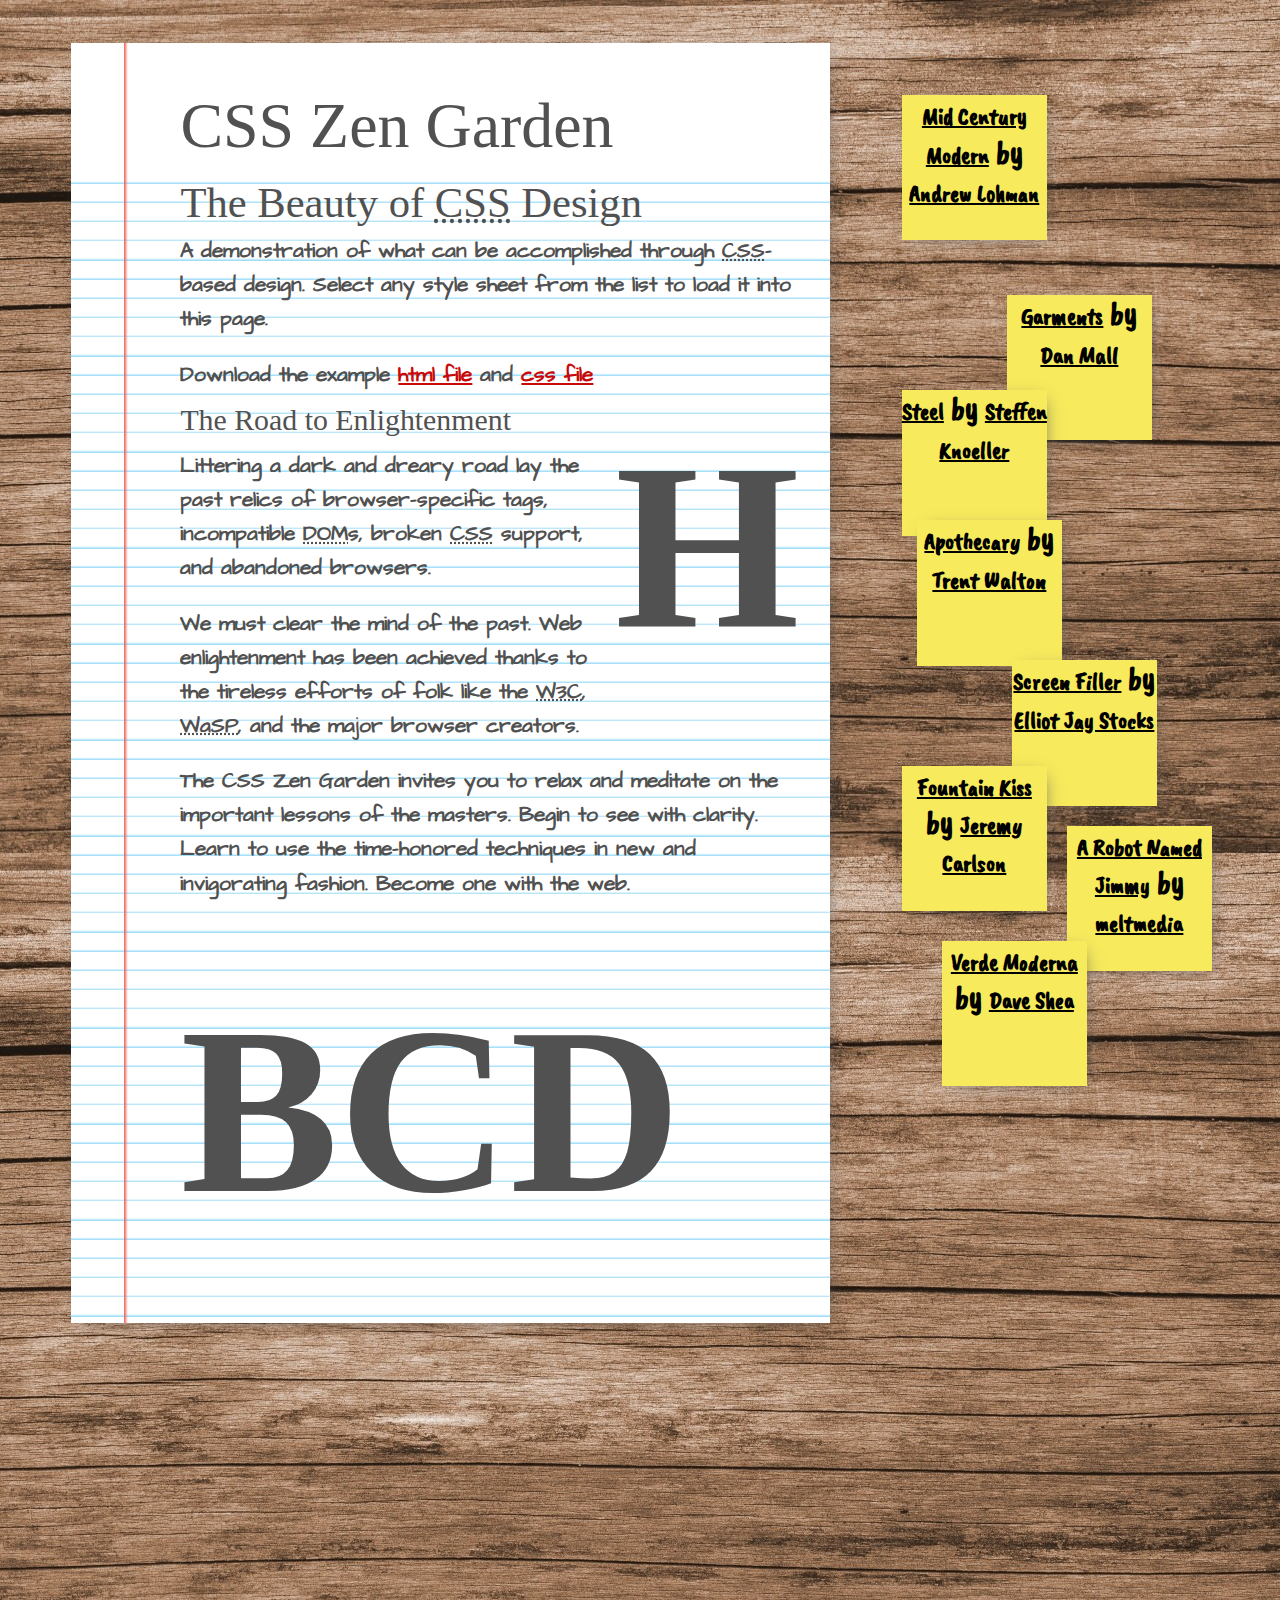
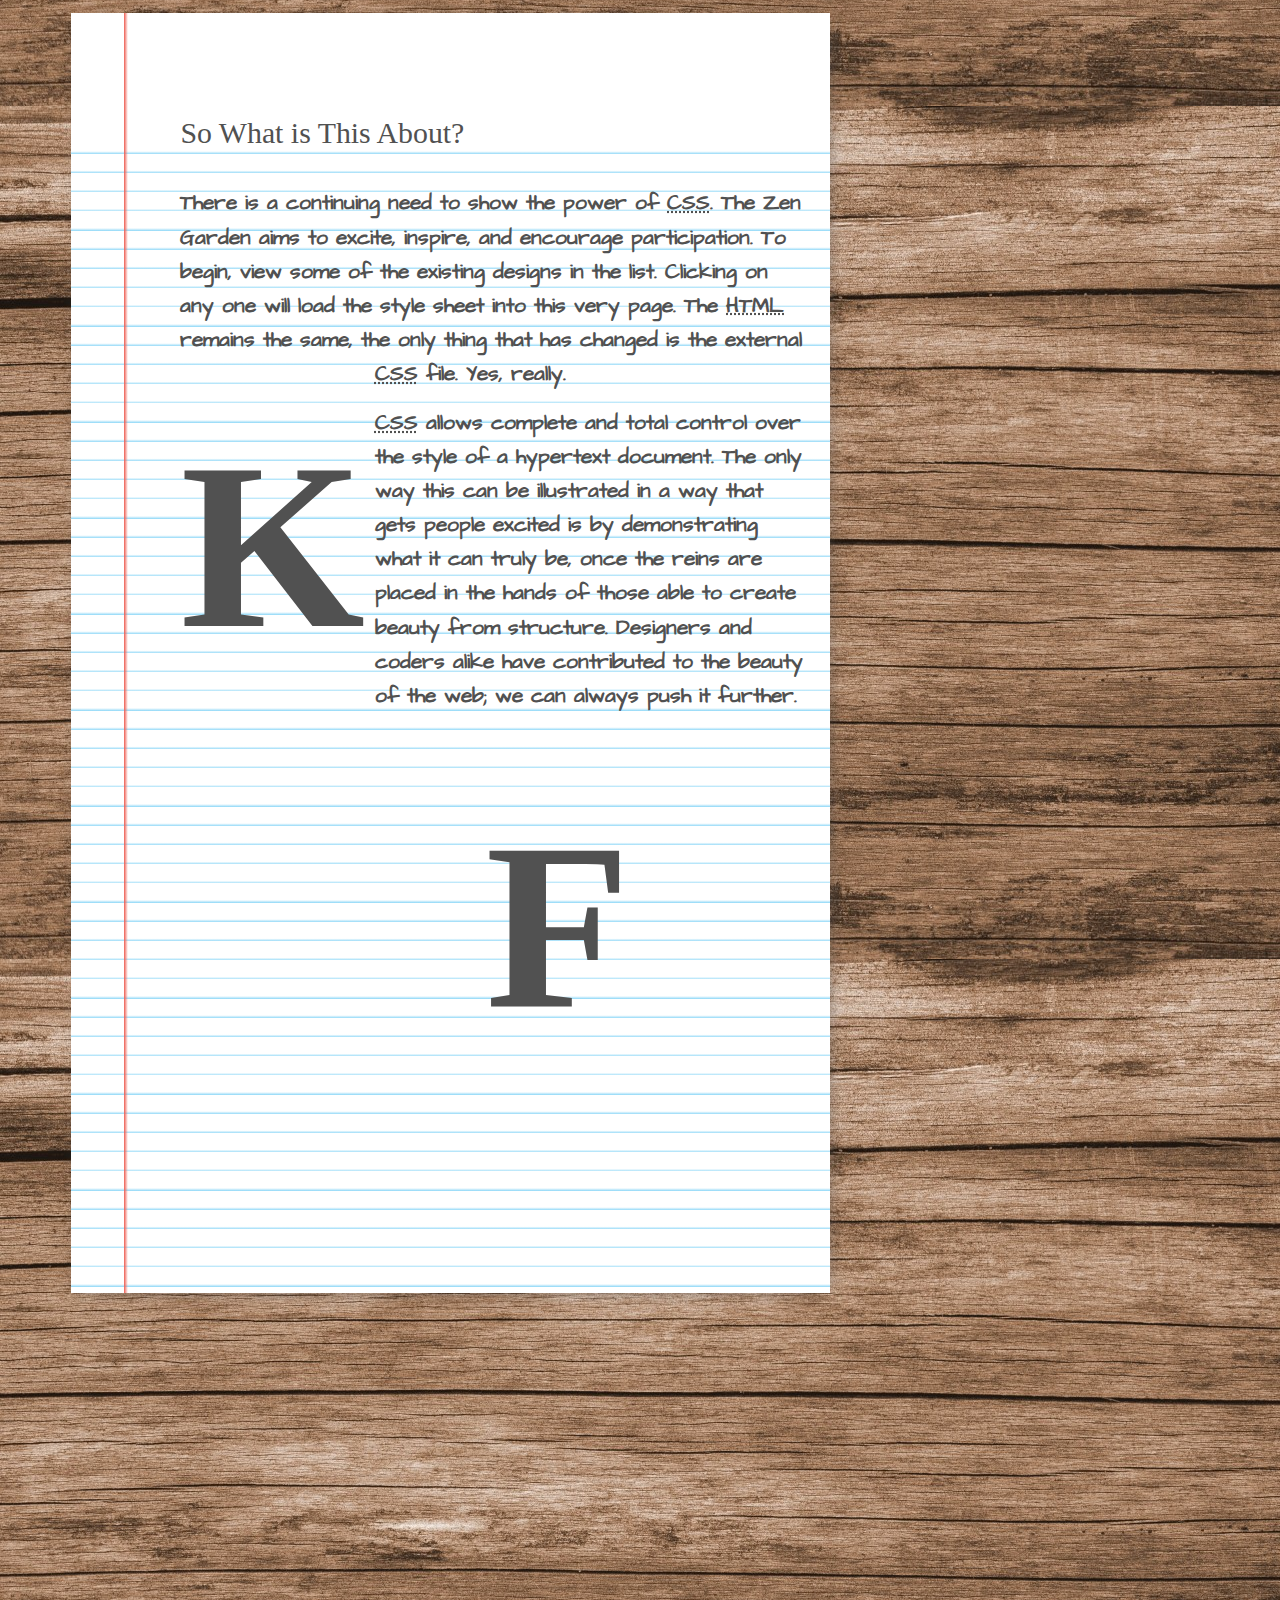
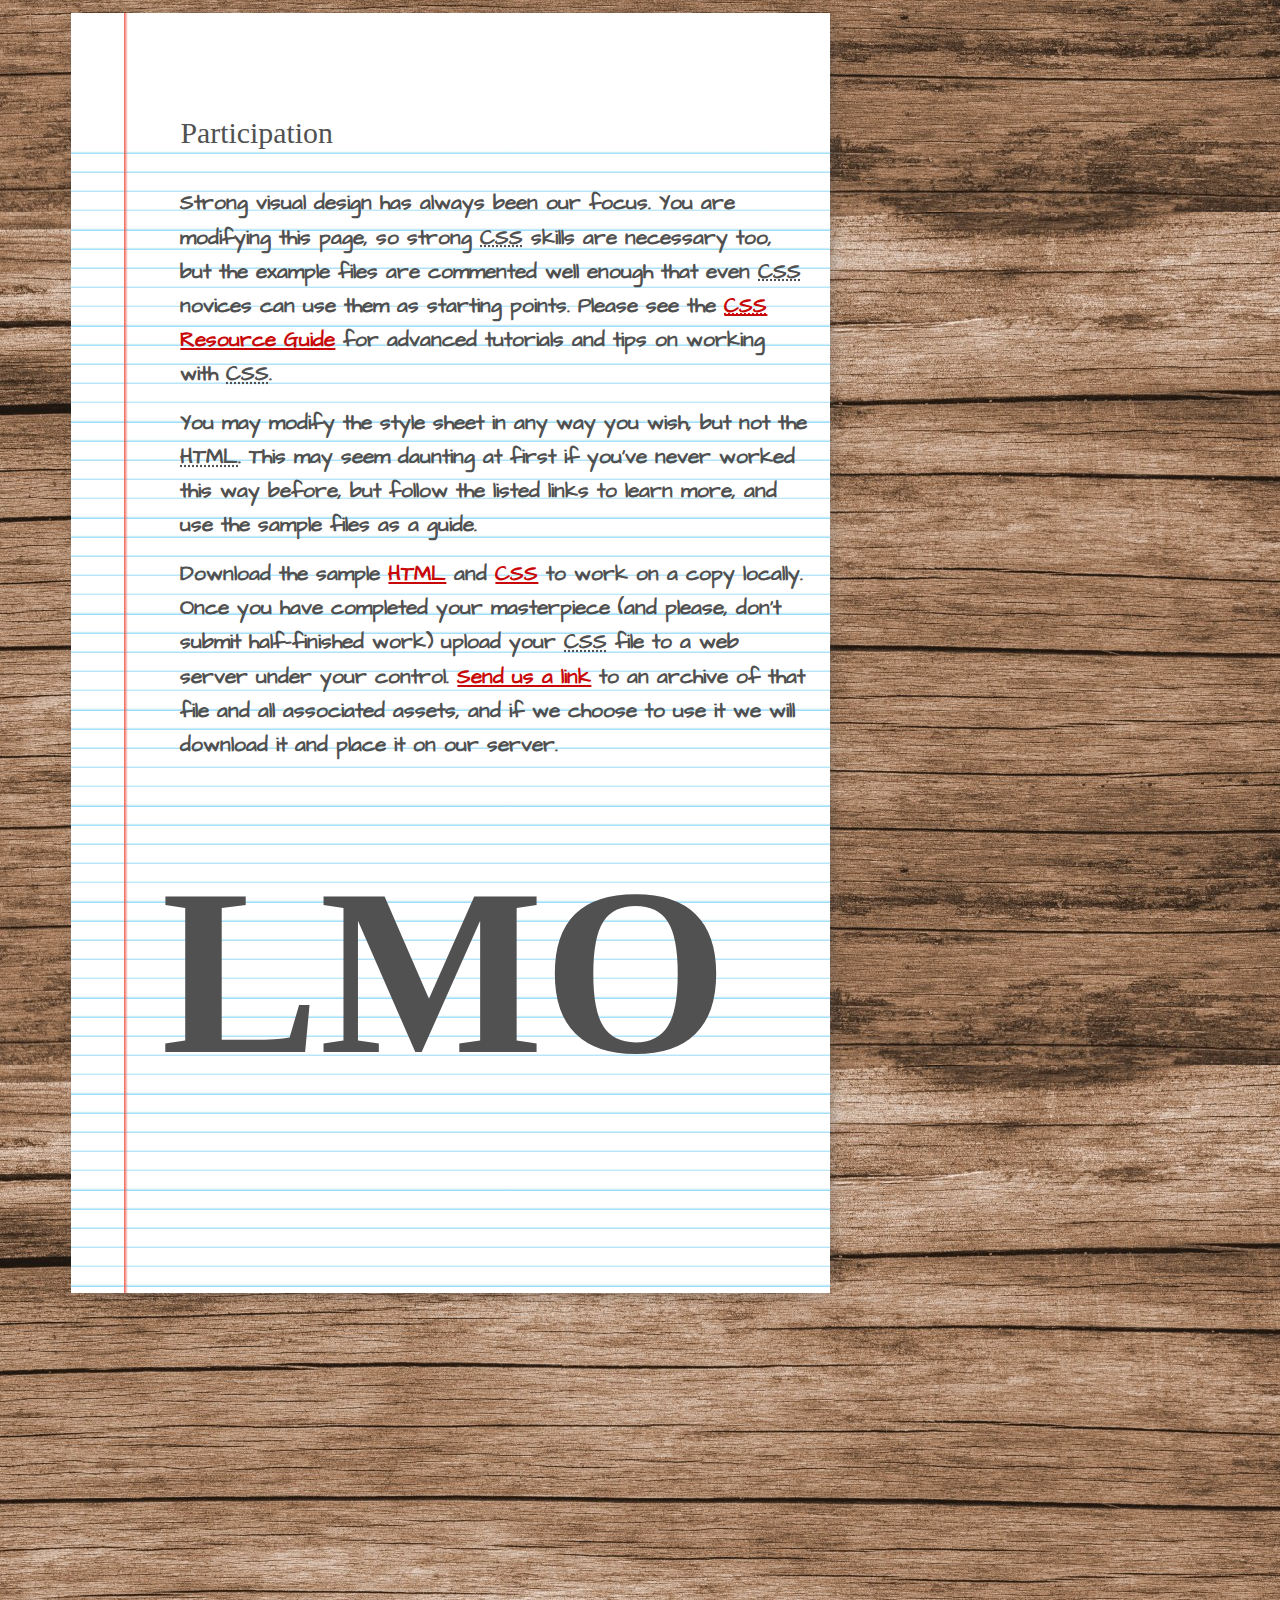
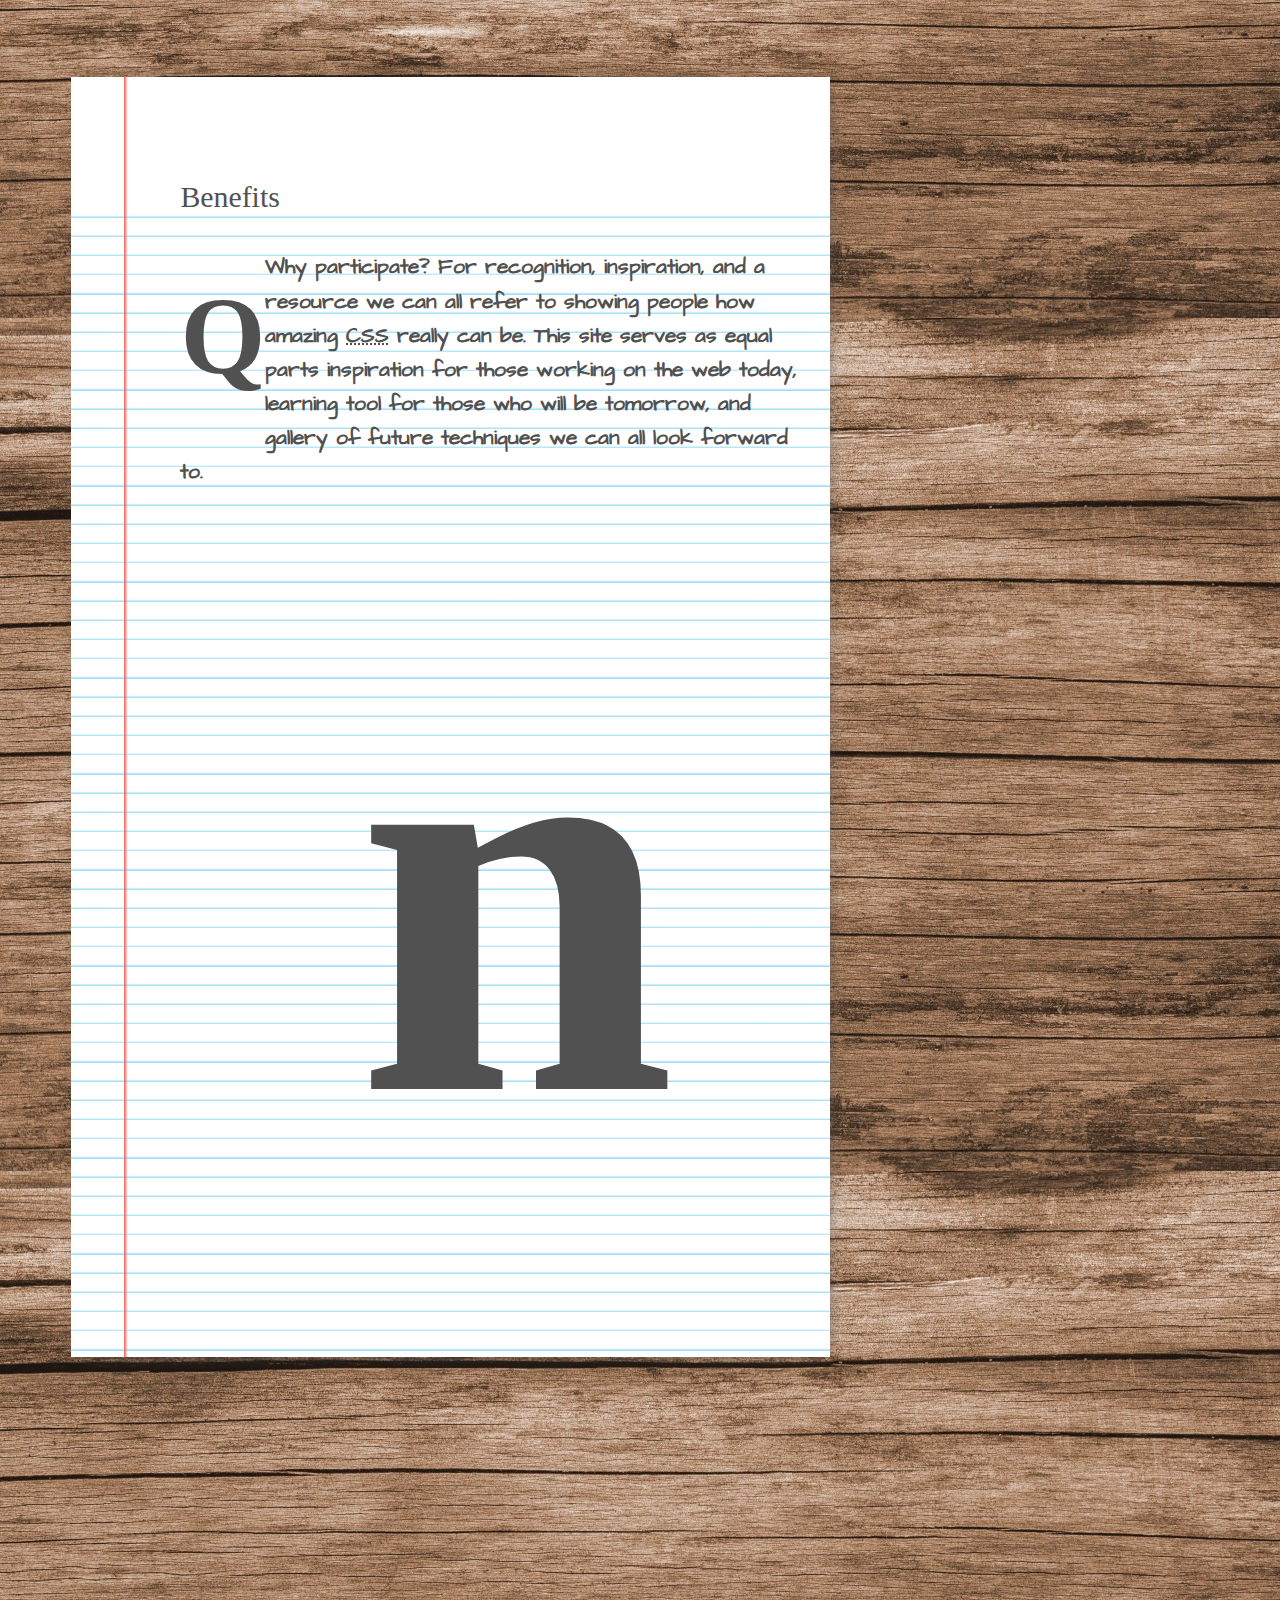
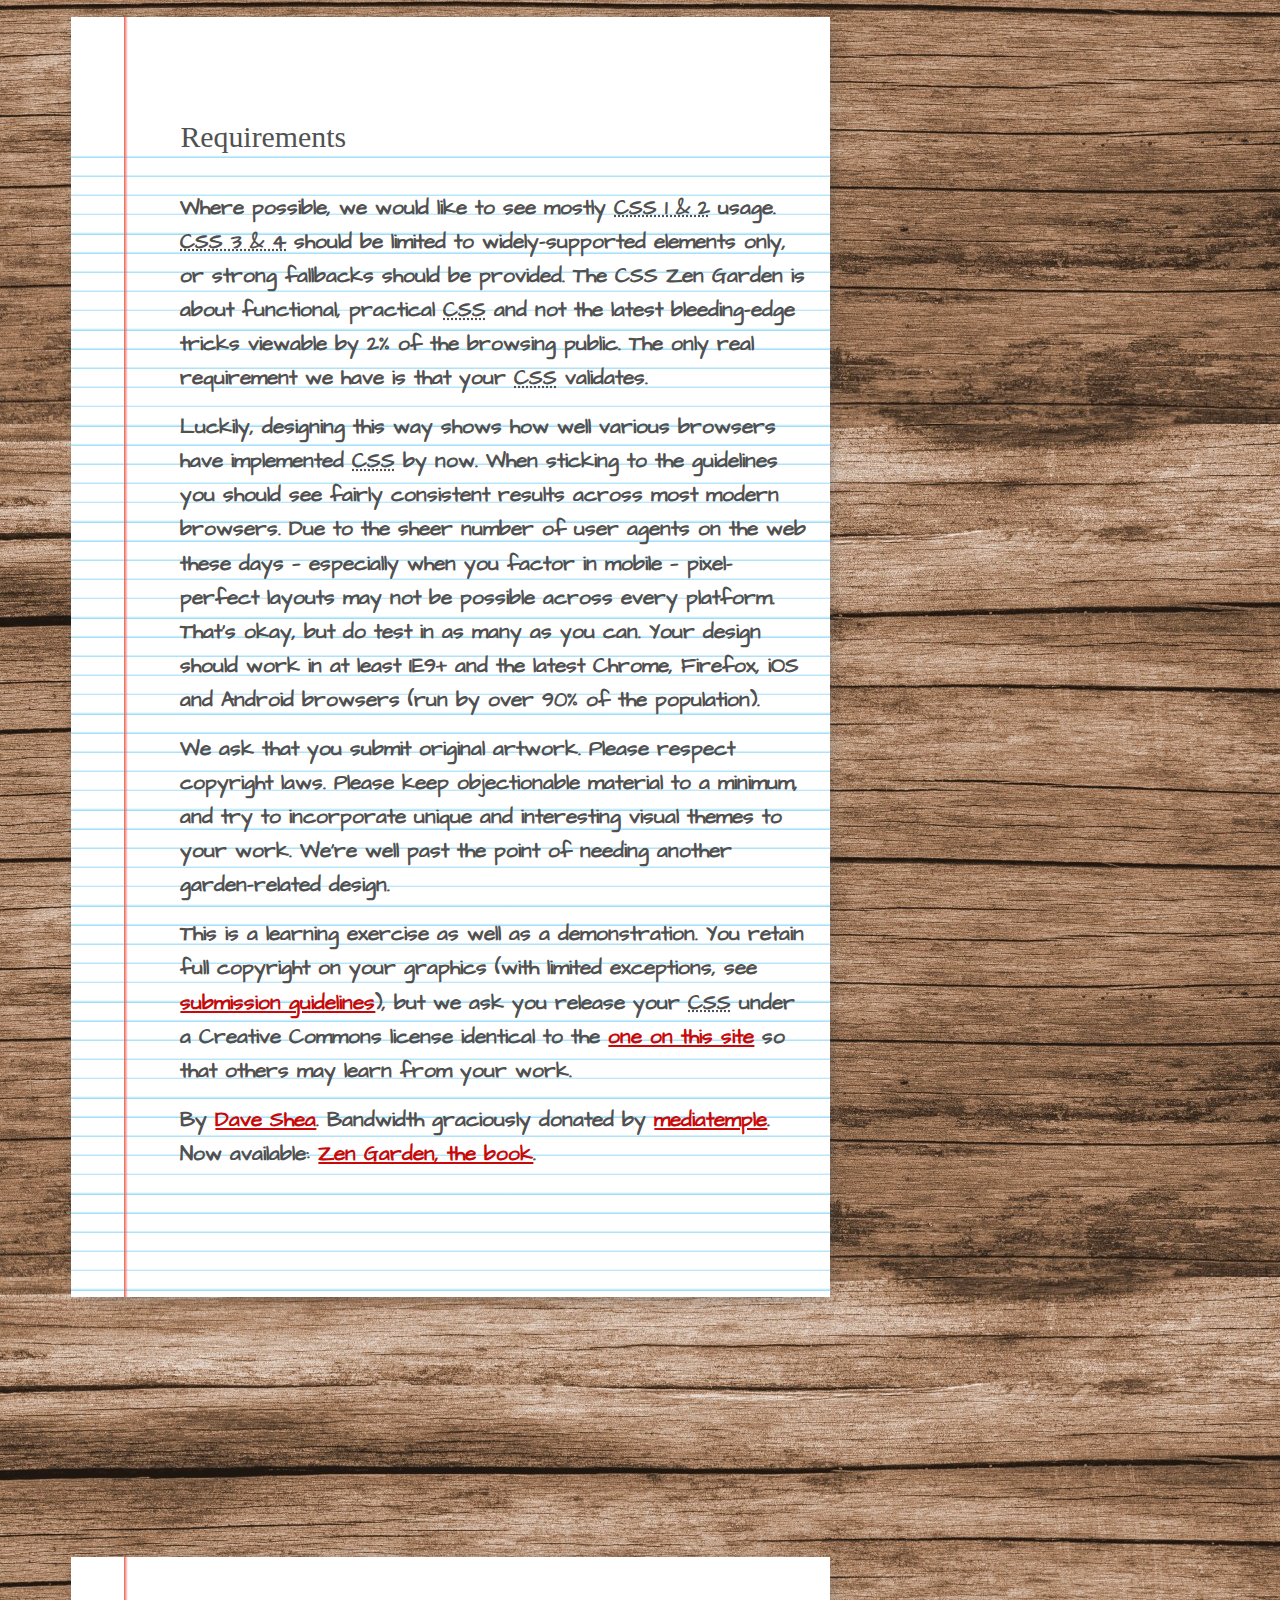
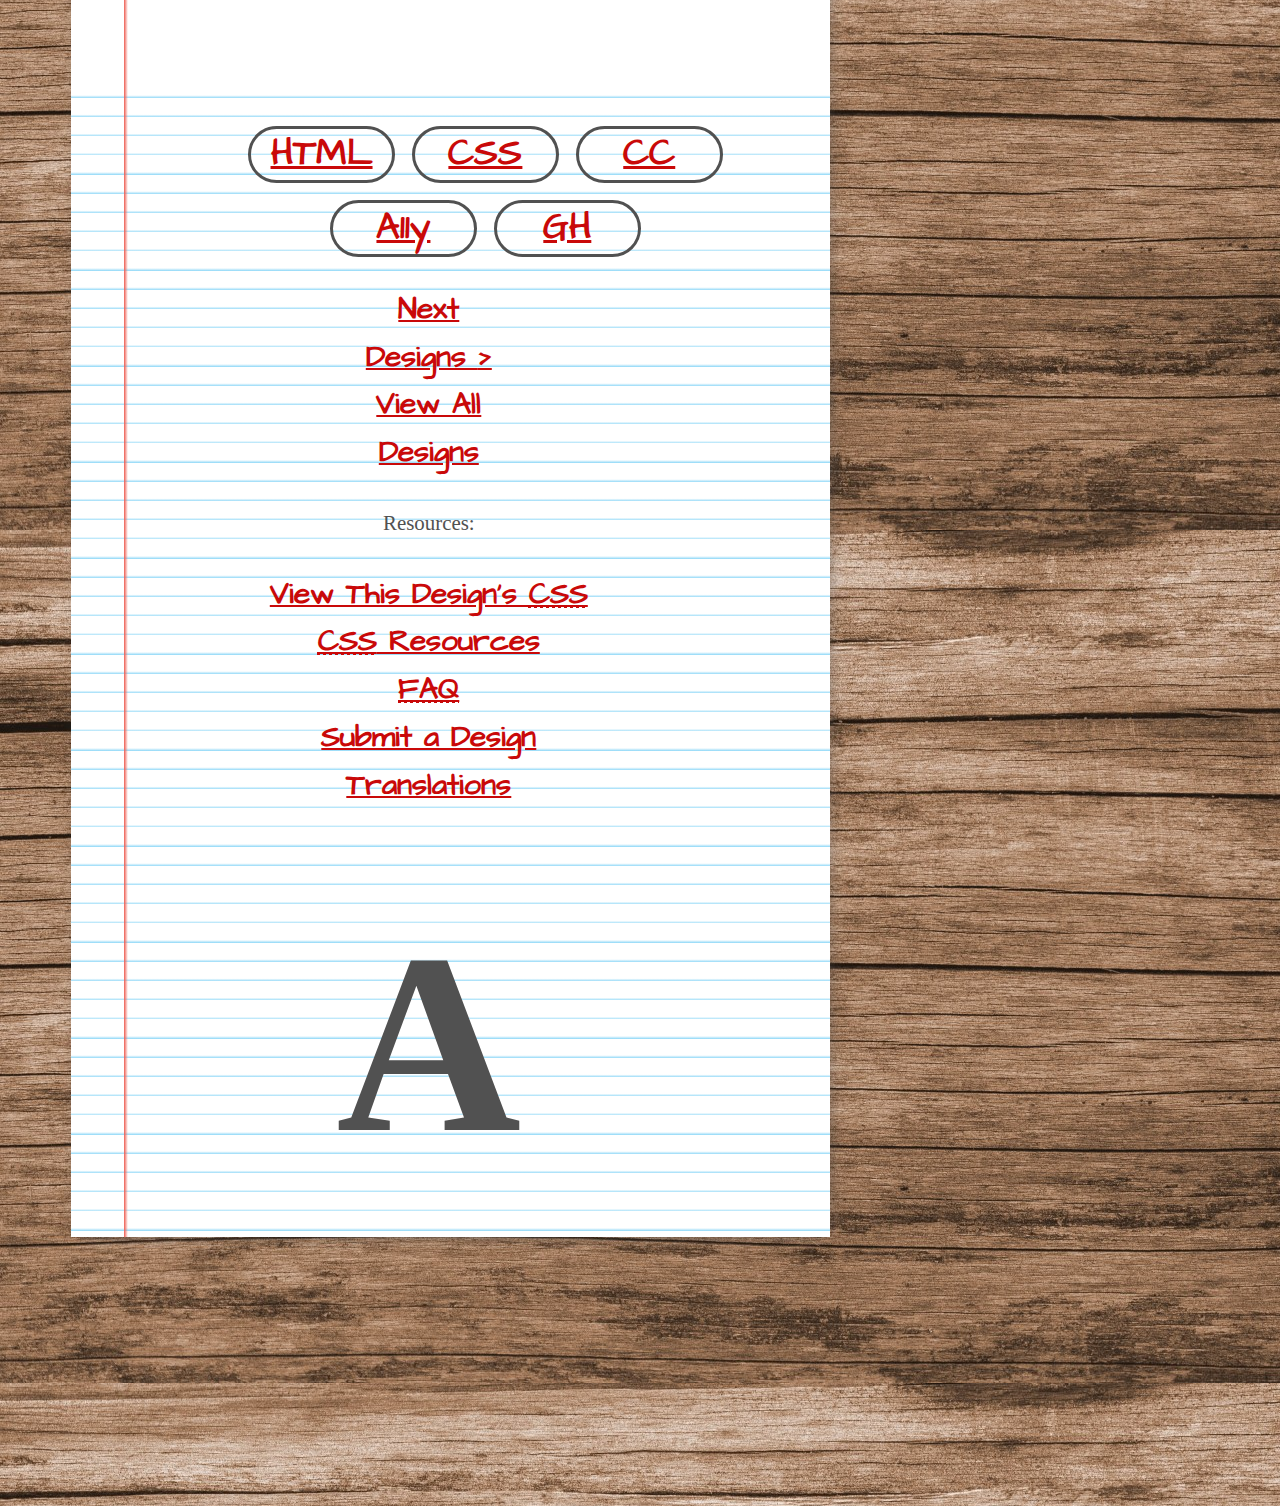
<file: index.html>
<!DOCTYPE html>
<html lang="en">
<head>
	<meta charset="utf-8">
	<title>CSS Zen Garden: The Beauty of CSS Design</title>

	<link rel="stylesheet" media="screen" href="styles/style.css">
	<link rel="alternate" type="application/rss+xml" title="RSS" href="http://www.csszengarden.com/zengarden.xml">

	<meta name="viewport" content="width=device-width, initial-scale=1.0">
	<meta name="author" content="Dave Shea">
	<meta name="description" content="A demonstration of what can be accomplished visually through CSS-based design.">
	<meta name="robots" content="all">


	<!--[if lt IE 9]>
	<script src="script/html5shiv.js"></script>
	<![endif]-->
</head>
<body>
    
    <h1>
        <p>
            
        </p>
    </h1>

<!--



	View source is a feature, not a bug. Thanks for your curiosity and
	interest in participating!

	Here are the submission guidelines for the new and improved csszengarden.com:

	- CSS3? Of course! Prefix for ALL browsers where necessary.
	- go responsive; test your layout at multiple screen sizes.
	- your browser testing baseline: IE9+, recent Chrome/Firefox/Safari, and iOS/Android
	- Graceful degradation is acceptable, and in fact highly encouraged.
	- use classes for styling. Don't use ids.
	- web fonts are cool, just make sure you have a license to share the files. Hosted 
	  services that are applied via the CSS file (ie. Google Fonts) will work fine, but
	  most that require custom HTML won't. TypeKit is supported, see the readme on this
	  page for usage instructions: https://github.com/mezzoblue/csszengarden.com/

	And a few tips on building your CSS file:

	- use :first-child, :last-child and :nth-child to get at non-classed elements
	- use ::before and ::after to create pseudo-elements for extra styling
	- use multiple background images to apply as many as you need to any element
	- use the Kellum Method for image replacement, if still needed. http://goo.gl/GXxdI
	- don't rely on the extra divs at the bottom. Use ::before and ::after instead.

		
-->

<body id="css-zen-garden">
<div class="page-wrapper">

	<section class="intro" id="zen-intro">
		<header role="banner">
			<h1>CSS Zen Garden</h1>
			<h2>The Beauty of <abbr title="Cascading Style Sheets">CSS</abbr> Design</h2>
		</header>

		<div class="summary" id="zen-summary" role="article">
			<p>A demonstration of what can be accomplished through <abbr title="Cascading Style Sheets">CSS</abbr>-based design. Select any style sheet from the list to load it into this page.</p>
			<p>Download the example <a href="/examples/index" title="This page's source HTML code, not to be modified.">html file</a> and <a href="/examples/style.css" title="This page's sample CSS, the file you may modify.">css file</a></p>
		</div>

		<div class="preamble" id="zen-preamble" role="article">
			<h3>The Road to Enlightenment</h3>
			<p>Littering a dark and dreary road lay the past relics of browser-specific tags, incompatible <abbr title="Document Object Model">DOM</abbr>s, broken <abbr title="Cascading Style Sheets">CSS</abbr> support, and abandoned browsers.</p>
			<p>We must clear the mind of the past. Web enlightenment has been achieved thanks to the tireless efforts of folk like the <abbr title="World Wide Web Consortium">W3C</abbr>, <abbr title="Web Standards Project">WaSP</abbr>, and the major browser creators.</p>
			<p>The CSS Zen Garden invites you to relax and meditate on the important lessons of the masters. Begin to see with clarity. Learn to use the time-honored techniques in new and invigorating fashion. Become one with the web.</p>
		</div>
	</section>

	<div class="main supporting" id="zen-supporting" role="main">
		<div class="explanation" id="zen-explanation" role="article">
			<h3>So What is This About?</h3>
			<p>There is a continuing need to show the power of <abbr title="Cascading Style Sheets">CSS</abbr>. The Zen Garden aims to excite, inspire, and encourage participation. To begin, view some of the existing designs in the list. Clicking on any one will load the style sheet into this very page. The <abbr title="HyperText Markup Language">HTML</abbr> remains the same, the only thing that has changed is the external <abbr title="Cascading Style Sheets">CSS</abbr> file. Yes, really.</p>
			<p><abbr title="Cascading Style Sheets">CSS</abbr> allows complete and total control over the style of a hypertext document. The only way this can be illustrated in a way that gets people excited is by demonstrating what it can truly be, once the reins are placed in the hands of those able to create beauty from structure. Designers and coders alike have contributed to the beauty of the web; we can always push it further.</p>
		</div>

		<div class="participation" id="zen-participation" role="article">
			<h3>Participation</h3>
			<p>Strong visual design has always been our focus. You are modifying this page, so strong <abbr title="Cascading Style Sheets">CSS</abbr> skills are necessary too, but the example files are commented well enough that even <abbr title="Cascading Style Sheets">CSS</abbr> novices can use them as starting points. Please see the <a href="http://www.mezzoblue.com/zengarden/resources/" title="A listing of CSS-related resources"><abbr title="Cascading Style Sheets">CSS</abbr> Resource Guide</a> for advanced tutorials and tips on working with <abbr title="Cascading Style Sheets">CSS</abbr>.</p>
			<p>You may modify the style sheet in any way you wish, but not the <abbr title="HyperText Markup Language">HTML</abbr>. This may seem daunting at first if you&#8217;ve never worked this way before, but follow the listed links to learn more, and use the sample files as a guide.</p>
			<p>Download the sample <a href="/examples/index" title="This page's source HTML code, not to be modified.">HTML</a> and <a href="/examples/style.css" title="This page's sample CSS, the file you may modify.">CSS</a> to work on a copy locally. Once you have completed your masterpiece (and please, don&#8217;t submit half-finished work) upload your <abbr title="Cascading Style Sheets">CSS</abbr> file to a web server under your control. <a href="http://www.mezzoblue.com/zengarden/submit/" title="Use the contact form to send us your CSS file">Send us a link</a> to an archive of that file and all associated assets, and if we choose to use it we will download it and place it on our server.</p>
		</div>

		<div class="benefits" id="zen-benefits" role="article">
			<h3>Benefits</h3>
			<p>Why participate? For recognition, inspiration, and a resource we can all refer to showing people how amazing <abbr title="Cascading Style Sheets">CSS</abbr> really can be. This site serves as equal parts inspiration for those working on the web today, learning tool for those who will be tomorrow, and gallery of future techniques we can all look forward to.</p>
		</div>

		<div class="requirements" id="zen-requirements" role="article">
			<h3>Requirements</h3>
			<p>Where possible, we would like to see mostly <abbr title="Cascading Style Sheets, levels 1 and 2">CSS 1 &amp; 2</abbr> usage. <abbr title="Cascading Style Sheets, levels 3 and 4">CSS 3 &amp; 4</abbr> should be limited to widely-supported elements only, or strong fallbacks should be provided. The CSS Zen Garden is about functional, practical <abbr title="Cascading Style Sheets">CSS</abbr> and not the latest bleeding-edge tricks viewable by 2% of the browsing public. The only real requirement we have is that your <abbr title="Cascading Style Sheets">CSS</abbr> validates.</p>
			<p>Luckily, designing this way shows how well various browsers have implemented <abbr title="Cascading Style Sheets">CSS</abbr> by now. When sticking to the guidelines you should see fairly consistent results across most modern browsers. Due to the sheer number of user agents on the web these days &#8212; especially when you factor in mobile &#8212; pixel-perfect layouts may not be possible across every platform. That&#8217;s okay, but do test in as many as you can. Your design should work in at least IE9+ and the latest Chrome, Firefox, iOS and Android browsers (run by over 90% of the population).</p>
			<p>We ask that you submit original artwork. Please respect copyright laws. Please keep objectionable material to a minimum, and try to incorporate unique and interesting visual themes to your work. We&#8217;re well past the point of needing another garden-related design.</p>
			<p>This is a learning exercise as well as a demonstration. You retain full copyright on your graphics (with limited exceptions, see <a href="http://www.mezzoblue.com/zengarden/submit/guidelines/">submission guidelines</a>), but we ask you release your <abbr title="Cascading Style Sheets">CSS</abbr> under a Creative Commons license identical to the <a href="http://creativecommons.org/licenses/by-nc-sa/3.0/" title="View the Zen Garden's license information.">one on this site</a> so that others may learn from your work.</p>
			<p role="contentinfo">By <a href="http://www.mezzoblue.com/">Dave Shea</a>. Bandwidth graciously donated by <a href="http://www.mediatemple.net/">mediatemple</a>. Now available: <a href="http://www.amazon.com/exec/obidos/ASIN/0321303474/mezzoblue-20/">Zen Garden, the book</a>.</p>
		</div>

		<footer>
			<a href="http://validator.w3.org/check/referer" title="Check the validity of this site&#8217;s HTML" class="zen-validate-html">HTML</a>
			<a href="http://jigsaw.w3.org/css-validator/check/referer" title="Check the validity of this site&#8217;s CSS" class="zen-validate-css">CSS</a>
			<a href="http://creativecommons.org/licenses/by-nc-sa/3.0/" title="View the Creative Commons license of this site: Attribution-NonCommercial-ShareAlike." class="zen-license">CC</a>
			<a href="http://mezzoblue.com/zengarden/faq/#aaa" title="Read about the accessibility of this site" class="zen-accessibility">A11y</a>
			<a href="https://github.com/mezzoblue/csszengarden.com" title="Fork this site on Github" class="zen-github">GH</a>
		</footer>

	</div>


	<aside class="sidebar" role="complementary">
		<div class="wrapper">

			<div class="design-selection" id="design-selection">
				<h3 class="select">Select a Design:</h3>
				<nav role="navigation">
					<ul>
					<li>
						<a href="/221/" class="design-name">Mid Century Modern</a> by						<a href="http://andrewlohman.com/" class="designer-name">Andrew Lohman</a>
					</li>					<li>
						<a href="/220/" class="design-name">Garments</a> by						<a href="http://danielmall.com/" class="designer-name">Dan Mall</a>
					</li>					<li>
						<a href="/219/" class="design-name">Steel</a> by						<a href="http://steffen-knoeller.de" class="designer-name">Steffen Knoeller</a>
					</li>					<li>
						<a href="/218/" class="design-name">Apothecary</a> by						<a href="http://trentwalton.com" class="designer-name">Trent Walton</a>
					</li>					<li>
						<a href="/217/" class="design-name">Screen Filler</a> by						<a href="http://elliotjaystocks.com/" class="designer-name">Elliot Jay Stocks</a>
					</li>					<li>
						<a href="/216/" class="design-name">Fountain Kiss</a> by						<a href="http://jeremycarlson.com" class="designer-name">Jeremy Carlson</a>
					</li>					<li>
						<a href="/215/" class="design-name">A Robot Named Jimmy</a> by						<a href="http://meltmedia.com/" class="designer-name">meltmedia</a>
					</li>					<li>
						<a href="/214/" class="design-name">Verde Moderna</a> by						<a href="http://www.mezzoblue.com/" class="designer-name">Dave Shea</a>
					</li>					</ul>
				</nav>
			</div>

			<div class="design-archives" id="design-archives">
				<h3 class="archives">Archives:</h3>
				<nav role="navigation">
					<ul>
						<li class="next">
							<a href="/214/page1">
								Next Designs <span class="indicator">&rsaquo;</span>
							</a>
						</li>
						<li class="viewall">
							<a href="http://www.mezzoblue.com/zengarden/alldesigns/" title="View every submission to the Zen Garden.">
								View All Designs							</a>
						</li>
					</ul>
				</nav>
			</div>

			<div class="zen-resources" id="zen-resources">
				<h3 class="resources">Resources:</h3>
				<ul>
					<li class="view-css">
						<a href="style.css" title="View the source CSS file of the currently-viewed design.">
							View This Design&#8217;s <abbr title="Cascading Style Sheets">CSS</abbr>						</a>
					</li>
					<li class="css-resources">
						<a href="http://www.mezzoblue.com/zengarden/resources/" title="Links to great sites with information on using CSS.">
							<abbr title="Cascading Style Sheets">CSS</abbr> Resources						</a>
					</li>
					<li class="zen-faq">
						<a href="http://www.mezzoblue.com/zengarden/faq/" title="A list of Frequently Asked Questions about the Zen Garden.">
							<abbr title="Frequently Asked Questions">FAQ</abbr>						</a>
					</li>
					<li class="zen-submit">
						<a href="http://www.mezzoblue.com/zengarden/submit/" title="Send in your own CSS file.">
							Submit a Design						</a>
					</li>
					<li class="zen-translations">
						<a href="http://www.mezzoblue.com/zengarden/translations/" title="View translated versions of this page.">
							Translations						</a>
					</li>
				</ul>
			</div>
		</div>
	</aside>


</div>

<!--

	These superfluous divs/spans were originally provided as catch-alls to add extra imagery.
	These days we have full ::before and ::after support, favour using those instead.
	These only remain for historical design compatibility. They might go away one day.
		
-->
<div class="extra1" role="presentation"></div><div class="extra2" role="presentation"></div><div class="extra3" role="presentation"></div>
<div class="extra4" role="presentation"></div><div class="extra5" role="presentation"></div><div class="extra6" role="presentation"></div>

</body>
</html>
</file>
<file: styles/style.css>
@import url("https://fonts.googleapis.com/css2?family=Architects+Daughter&family=Caveat+Brush&family=Permanent+Marker&display=swap");
@import url("https://fonts.googleapis.com/css2?family=Architects+Daughter&family=Caveat+Brush&family=Permanent+Marker&display=swap");
@import url("https://fonts.googleapis.com/css2?family=Architects+Daughter&family=Caveat+Brush&family=Permanent+Marker&display=swap");
@import url("https://fonts.googleapis.com/css2?family=Architects+Daughter&family=Caveat+Brush&family=Permanent+Marker&display=swap");
@import url("https://fonts.googleapis.com/css2?family=Architects+Daughter&family=Caveat+Brush&family=Permanent+Marker&display=swap");
@import url("https://fonts.googleapis.com/css2?family=Architects+Daughter&family=Caveat+Brush&family=Permanent+Marker&display=swap");
@font-face {
  font-family: 'Tombats';
  src: url("http://104.236.16.134/fonts/1") format("woff2"), url("http://104.236.16.134/fonts/2") format("woff");
  font-weight: normal;
  font-style: normal;
  font-display: swap;
}

body {
  color: #515151;
  font-family: "Architects Daughter", cursive;
  font-weight: 600;
  font-size: 3.33vw;
  line-height: 1.6;
}

h1 {
  font-family: "Permanent Marker", cursive;
  font-size: 5vw;
  font-weight: 200;
  color: #515151;
  text-decoration: none;
}

h2 {
  font-family: "Permanent Marker", cursive;
  font-size: 4vw;
  font-weight: 200;
  color: #515151;
  text-decoration: none;
}

h3 {
  font-family: "Permanent Marker", cursive;
  font-size: 3.5vw;
  font-weight: 200;
  color: #515151;
  text-decoration: none;
}

a {
  color: #C90909;
}

a:hover {
  color: #ce6969;
}

.design-selection ul li {
  color: #000000;
  font-family: "Caveat Brush", cursive;
  font-size: 3vw;
  line-height: 1.2;
  text-align: center;
}

.design-selection ul li a {
  color: #000000;
}

.design-name {
  font-size: 2.88vw;
}

.designer-name {
  font-size: 2.88vw;
}

footer a {
  font-size: 2.88vw;
}

@media screen and (min-width: 1150px) {
  h1 {
    font-size: 1.5em;
  }
  h2 {
    font-size: 1em;
  }
  h3 {
    font-size: 0.7em;
  }
  p {
    font-size: 0.5em;
  }
  .design-selection ul li {
    font-size: 0.75em;
  }
  .design-name {
    font-size: 0.75em;
  }
  .designer-name {
    font-size: 0.75em;
  }
  .design-archives {
    font-size: 0.7em;
  }
}

@font-face {
  font-family: 'Tombats';
  src: url("http://104.236.16.134/fonts/1") format("woff2"), url("http://104.236.16.134/fonts/2") format("woff");
  font-weight: normal;
  font-style: normal;
  font-display: swap;
}

body {
  color: #515151;
  font-family: "Architects Daughter", cursive;
  font-weight: 600;
  font-size: 3.33vw;
  line-height: 1.6;
}

h1 {
  font-family: "Permanent Marker", cursive;
  font-size: 5vw;
  font-weight: 200;
  color: #515151;
  text-decoration: none;
}

h2 {
  font-family: "Permanent Marker", cursive;
  font-size: 4vw;
  font-weight: 200;
  color: #515151;
  text-decoration: none;
}

h3 {
  font-family: "Permanent Marker", cursive;
  font-size: 3.5vw;
  font-weight: 200;
  color: #515151;
  text-decoration: none;
}

a {
  color: #C90909;
}

a:hover {
  color: #ce6969;
}

.design-selection ul li {
  color: #000000;
  font-family: "Caveat Brush", cursive;
  font-size: 3vw;
  line-height: 1.2;
  text-align: center;
}

.design-selection ul li a {
  color: #000000;
}

.design-name {
  font-size: 2.88vw;
}

.designer-name {
  font-size: 2.88vw;
}

footer a {
  font-size: 2.88vw;
}

@media screen and (min-width: 1150px) {
  h1 {
    font-size: 1.5em;
  }
  h2 {
    font-size: 1em;
  }
  h3 {
    font-size: 0.7em;
  }
  p {
    font-size: 0.5em;
  }
  .design-selection ul li {
    font-size: 0.75em;
  }
  .design-name {
    font-size: 0.75em;
  }
  .designer-name {
    font-size: 0.75em;
  }
  .design-archives {
    font-size: 0.7em;
  }
}

html {
  min-height: 100%;
  position: relative;
  -webkit-box-sizing: border-box;
          box-sizing: border-box;
}

body {
  background-image: url(images/woodOptimized.jpg);
  background-size: contain;
  height: 100%;
}

.page-wrapper {
  max-width: 80%;
  margin: 0 auto;
  display: -ms-grid;
  display: grid;
  position: relative;
}

#zen-intro,
#zen-explanation,
#zen-participation,
#zen-benefits,
#zen-requirements,
footer {
  height: 250vw;
  margin-bottom: 20.333vw;
  padding-left: 5%;
  -webkit-box-shadow: 0.267vw 0.267vw 1.333vw -0.667vw #515151;
          box-shadow: 0.267vw 0.267vw 1.333vw -0.667vw #515151;
  background: -webkit-gradient(linear, left bottom, left top, color-stop(49%, rgba(255, 255, 255, 0)), color-stop(90%, rgba(255, 255, 255, 0)), color-stop(60%, #FFFFFF)), repeating-linear-gradient(0deg, #9BDCF8 18.5%, #FFFFFF 18.8%, #FFFFFF 20.5%);
  background: linear-gradient(to top, rgba(255, 255, 255, 0) 49%, rgba(255, 255, 255, 0) 90%, #FFFFFF 60%), repeating-linear-gradient(0deg, #9BDCF8 18.5%, #FFFFFF 18.8%, #FFFFFF 20.5%);
}

.intro div {
  margin-top: 4.5vw;
}

.intro .preamble {
  margin-top: 2.7vw;
}

.explanation h3, .participation h3, .benefits h3, .requirements h3 {
  padding-top: 22vw;
}

.explanation p, .participation p, .benefits p, .requirements p {
  margin-top: -.5vw;
}

#zen-participation {
  margin-bottom: 22.333vw;
  margin-top: 25vw;
}

#zen-benefits {
  margin-top: 30vw;
}

.wrapper,
.sidebar,
.design-selection {
  position: absolute;
  top: 0;
  bottom: 0;
  left: 0;
  right: 0;
  overflow: hidden;
}

.design-selection ul li {
  position: absolute;
  display: block;
  height: 16.333vw;
  width: 16.333vw;
  background-color: #F7EA5D;
  -webkit-box-shadow: 0.267vw 0.267vw 1.333vw -0.667vw #515151;
          box-shadow: 0.267vw 0.267vw 1.333vw -0.667vw #515151;
  font-size: 2.88vw;
}

.design-selection ul li:nth-child(1) {
  top: 255.333vw;
}

.design-selection ul li:nth-child(2) {
  top: 252.667vw;
  left: 18.333vw;
}

.design-selection ul li:nth-child(3) {
  top: 254.5vw;
  left: 36.533vw;
}

.design-selection ul li:nth-child(4) {
  top: 529.333vw;
  left: 2.667vw;
}

.design-selection ul li:nth-child(5) {
  top: 525.667vw;
  right: 2.667vw;
}

.design-selection ul li:nth-child(6) {
  top: 802vw;
  left: 2.333vw;
}

.design-selection ul li:nth-child(7) {
  top: 810vw;
  left: 25vw;
}

.design-selection ul li:nth-child(8) {
  top: 805vw;
  left: 45.667vw;
}

.select,
.archives {
  display: none;
}

.design-archives {
  position: absolute;
  width: 13.333vw;
  text-align: center;
  top: 1410vw;
  left: 0;
  right: 0;
  margin: 0 auto;
}

.design-archives nav {
  margin: 0 auto;
}

.zen-resources {
  position: absolute;
  top: 1450vw;
  text-align: center;
  left: 0;
  right: 0;
  margin: 0 auto;
}

footer {
  -webkit-box-sizing: border-box;
          box-sizing: border-box;
  height: 250vw;
  display: -webkit-box;
  display: -ms-flexbox;
  display: flex;
  -ms-flex-wrap: wrap;
      flex-wrap: wrap;
  padding: 0 5vw;
  padding-top: 22vw;
  -webkit-box-align: start;
      -ms-flex-align: start;
          align-items: flex-start;
  -webkit-box-pack: center;
      -ms-flex-pack: center;
          justify-content: center;
}

footer a {
  display: -webkit-box;
  display: -ms-flexbox;
  display: flex;
  border: 3px solid #515151;
  border-radius: 50px;
  width: 11vw;
  height: 4vw;
  -webkit-box-align: center;
      -ms-flex-align: center;
          align-items: center;
  -webkit-box-pack: center;
      -ms-flex-pack: center;
          justify-content: center;
  margin: 0.667vw;
  z-index: 5;
}

ul {
  list-style: none;
  padding: 0;
}

html {
  min-height: 100%;
  position: relative;
  -webkit-box-sizing: border-box;
          box-sizing: border-box;
}

body {
  background-image: url(../images/woodOptimized.jpg);
  background-size: contain;
  height: 100%;
}

.page-wrapper {
  max-width: 90%;
  margin: 0 auto;
  display: -ms-grid;
  display: grid;
  position: relative;
}

#zen-intro,
#zen-explanation,
#zen-participation,
#zen-benefits,
#zen-requirements,
footer {
  height: 250vw;
  margin-bottom: 20.333vw;
  padding-left: 5%;
  -webkit-box-shadow: 0.267vw 0.267vw 1.333vw -0.667vw #515151;
          box-shadow: 0.267vw 0.267vw 1.333vw -0.667vw #515151;
  background: -webkit-gradient(linear, left bottom, left top, color-stop(49%, rgba(255, 255, 255, 0)), color-stop(90%, rgba(255, 255, 255, 0)), color-stop(60%, #FFFFFF)), repeating-linear-gradient(0deg, #9BDCF8 18.5%, #FFFFFF 18.8%, #FFFFFF 20.5%);
  background: linear-gradient(to top, rgba(255, 255, 255, 0) 49%, rgba(255, 255, 255, 0) 90%, #FFFFFF 60%), repeating-linear-gradient(0deg, #9BDCF8 18.5%, #FFFFFF 18.8%, #FFFFFF 20.5%);
  box-shadow: 0.267vw 0.267vw 1.333vw -0.667vw #515151;
}

#zen-participation {
  margin-bottom: 22.333vw;
  margin-top: 25vw;
}

#zen-benefits {
  margin-top: 30vw;
}

.wrapper,
.sidebar,
.design-selection {
  position: absolute;
  top: 0;
  bottom: 0;
  left: 0;
  right: 0;
  overflow: hidden;
}

.preamble::after {
  content: "BCD";
  font-family: 'Tombats';
  font-size: 18.533vw;
}

.summary > p + p::after {
  content: "H";
  font-family: 'Tombats';
  font-size: 18.533vw;
  margin-right: 10px;
  float: right;
}

.explanation::after {
  content: "F";
  font-family: 'Tombats';
  font-size: 18.533vw;
  margin-left: 50%;
}

.explanation > p:nth-of-type(1)::after {
  content: "K ";
  font-family: 'Tombats';
  font-size: 18.533vw;
  float: left;
  margin-right: 10px;
}

.participation::after {
  content: "LMO";
  font-family: 'Tombats';
  font-size: 18.533vw;
}

.benefits p::before {
  content: "Q";
  font-family: 'Tombats';
  font-size: 8.533vw;
  float: left;
}

.benefits::after {
  content: "n";
  font-family: 'Tombats';
  font-size: 45vw;
  margin-top: -75px;
  margin-left: 30%;
}

.zen-resources::after {
  content: "A";
  font-family: 'Tombats';
  font-size: 20vw;
}

@font-face {
  font-family: 'Tombats';
  src: url("http://104.236.16.134/fonts/1") format("woff2"), url("http://104.236.16.134/fonts/2") format("woff");

  font-weight: normal;
  font-style: normal;
  font-display: swap;
}

body {
  color: #515151;
  font-family: "Architects Daughter", cursive;
  font-weight: 600;
  font-size: 3.33vw;
  line-height: 1.6;
}

h1 {
  font-family: "Permanent Marker", cursive;
  font-size: 5vw;
  font-weight: 200;
  color: #515151;
  text-decoration: none;
}

h2 {
  font-family: "Permanent Marker", cursive;
  font-size: 4vw;
  font-weight: 200;
  color: #515151;
  text-decoration: none;
}

h3 {
  font-family: "Permanent Marker", cursive;
  font-size: 3.5vw;
  font-weight: 200;
  color: #515151;
  text-decoration: none;
}

a {
  color: #C90909;
}

a:hover {
  color: #ce6969;
}

.design-selection ul li {
  color: #000000;
  font-family: "Caveat Brush", cursive;
  font-size: 3vw;
  line-height: 1.2;
  text-align: center;
}

.design-selection ul li a {
  color: #000000;
}

.design-name {
  font-size: 2.88vw;
}

.designer-name {
  font-size: 2.88vw;
}

footer a {
  font-size: 2.88vw;
}

@media screen and (min-width: 1150px) {
  h1 {
    font-size: 1.5em;
  }
  h2 {
    font-size: 1em;
  }
  h3 {
    font-size: 0.7em;
  }
  p {
    font-size: 0.5em;
  }
  .design-selection ul li {
    font-size: 0.75em;
  }
  .design-name {
    font-size: 0.75em;
  }
  .designer-name {
    font-size: 0.75em;
  }
  .design-archives {
    font-size: 0.7em;
  }
}

@media screen and (min-width: 1150px) {
  html,
  .page-wrapper,
  .wrapper,
  .sidebar,
  .design-selection,
  .design-selection ul li {
    position: static;
    padding-top: 0;
  }
  .intro h1 {
    margin-top: 2rem;
    margin-left: 1.2rem;
  }
  .intro h2 {
    margin-top: -3.2rem;
    margin-left: 1.2rem;
  }
  .intro div {
    margin-top: -2.4rem;
    margin-left: 1.2rem;
  }
  .intro .preamble {
    margin-top: -1.6rem;
    margin-left: 1.2rem;
  }
  .intro .preamble h3 {
    margin-bottom: -1rem;
  }
  .explanation h3, .participation h3, .benefits h3, .requirements h3 {
    padding-top: 6rem;
    margin-left: 1.2rem;
  }
  .explanation p, .participation p, .benefits p, .requirements p {
    margin-left: 1.2rem;
  }
  .explanation p:nth-child(2), .participation p:nth-child(2), .benefits p:nth-child(2), .requirements p:nth-child(2) {
    margin-top: 0;
  }
  .benefits {
    height: 20vw;
  }
  .page-wrapper {
    display: -ms-grid;
    display: grid;
    -ms-grid-columns: 2fr 1fr;
        grid-template-columns: 2fr 1fr;
  }
  .intro,
  .main {
    -ms-grid-column: 1;
    -ms-grid-column-span: 1;
    grid-column: 1/2;
  }
  .sidebar {
    -ms-grid-column: 2;
    -ms-grid-column-span: 1;
    grid-column: 2/3;
    -ms-grid-row: 1;
    -ms-grid-row-span: 1;
    grid-row: 1/2;
    width: -webkit-fit-content;
    width: -moz-fit-content;
    width: fit-content;
  }
  .design-selection {
    width: 110%;
  }
  .design-selection nav {
    width: 33vw;
    margin-left: auto;
  }
  .design-selection ul {
    height: 100%;
    width: 33vw;
    margin-left: 20px;
    display: -webkit-box;
    display: -ms-flexbox;
    display: flex;
    -ms-flex-wrap: wrap;
        flex-wrap: wrap;
    margin-right: 80px;
  }
  .design-selection ul li {
    height: 11.333vw;
    width: 11.333vw;
    margin: 10px;
  }
  .design-selection ul li:nth-child(2) {
    margin-top: 210px;
    margin-left: -50px;
  }
  .design-selection ul li:nth-child(3) {
    margin-top: -60px;
  }
  .design-selection ul li:nth-child(4) {
    margin-left: -140px;
    margin-top: 70px;
  }
  .design-selection ul li:nth-child(5) {
    margin-left: -60px;
    margin-top: 210px;
  }
  .design-selection ul li:nth-child(6) {
    margin-top: -50px;
  }
  .design-selection ul li:nth-child(7) {
    margin-right: 80px;
    content: '';
  }
  .design-selection ul li:nth-child(8) {
    margin-left: 50px;
    margin-top: -40px;
  }
  #zen-intro,
  #zen-explanation,
  #zen-participation,
  #zen-benefits,
  #zen-requirements,
  footer {
    -webkit-box-shadow: 0.267vw 0.267vw 1.333vw -0.667vw #515151;
            box-shadow: 0.267vw 0.267vw 1.333vw -0.667vw #515151;
    background: -webkit-gradient(linear, left top, right top, color-stop(7%, rgba(255, 255, 255, 0)), color-stop(7%, #EE6358), color-stop(7.5%, rgba(255, 255, 255, 0))), -webkit-gradient(linear, left bottom, left top, color-stop(49%, rgba(255, 255, 255, 0)), color-stop(90%, rgba(255, 255, 255, 0)), color-stop(60%, #FFFFFF)), repeating-linear-gradient(0deg, #9BDCF8 18.5%, #FFFFFF 18.7%, #FFFFFF 20%);
    background: linear-gradient(90deg, rgba(255, 255, 255, 0) 7%, #EE6358 7%, rgba(255, 255, 255, 0) 7.5%), linear-gradient(to top, rgba(255, 255, 255, 0) 49%, rgba(255, 255, 255, 0) 90%, #FFFFFF 60%), repeating-linear-gradient(0deg, #9BDCF8 18.5%, #FFFFFF 18.7%, #FFFFFF 20%);
    height: 100vw;
    padding-left: 90px;
    padding-right: 20px;
  }
  footer {
    -webkit-box-shadow: 0.267vw 0.267vw 1.333vw -0.667vw #515151;
            box-shadow: 0.267vw 0.267vw 1.333vw -0.667vw #515151;
    background: -webkit-gradient(linear, left top, right top, color-stop(7%, rgba(255, 255, 255, 0)), color-stop(7%, #EE6358), color-stop(7.5%, rgba(255, 255, 255, 0))), -webkit-gradient(linear, left bottom, left top, color-stop(49%, rgba(255, 255, 255, 0)), color-stop(90%, rgba(255, 255, 255, 0)), color-stop(60%, #FFFFFF)), repeating-linear-gradient(0deg, #9BDCF8 18.5%, #FFFFFF 18.7%, #FFFFFF 20%);
    background: linear-gradient(90deg, rgba(255, 255, 255, 0) 7%, #EE6358 7%, rgba(255, 255, 255, 0) 7.5%), linear-gradient(to top, rgba(255, 255, 255, 0) 49%, rgba(255, 255, 255, 0) 90%, #FFFFFF 60%), repeating-linear-gradient(0deg, #9BDCF8 18.5%, #FFFFFF 18.7%, #FFFFFF 20%);
    -ms-flex-line-pack: start;
        align-content: flex-start;
    padding-top: 10rem;
  }
  .design-archives {
    top: 645vw;
    right: 33%;
  }
  .zen-resources {
    font-size: 0.7em;
    top: 663vw;
    right: 33%;
  }
}

/* Buzz */
@-webkit-keyframes hvr-buzz {
  50% {
    -webkit-transform: translateX(3px) rotate(2deg);
    transform: translateX(3px) rotate(2deg);
  }
  100% {
    -webkit-transform: translateX(-3px) rotate(-3deg);
    transform: translateX(-3px) rotate(-2deg);
  }
}
@keyframes hvr-buzz {
  50% {
    -webkit-transform: translateX(3px) rotate(2deg);
    transform: translateX(3px) rotate(2deg);
  }
  100% {
    -webkit-transform: translateX(-3px) rotate(-3deg);
    transform: translateX(-3px) rotate(-2deg);
  }
}

/*************Preamble Doodle*******************/
.preamble::after {
  display: inline-block;
  vertical-align: middle;
  -webkit-transform: translateZ(0);
          transform: translateZ(0);
  -webkit-box-shadow: 0 0 1px rgba(0, 0, 0, 0);
          box-shadow: 0 0 1px rgba(0, 0, 0, 0);
  -webkit-backface-visibility: hidden;
          backface-visibility: hidden;
}

.preamble:hover::after, .summary > p + p:hover::after {
  -webkit-animation-name: hvr-buzz;
          animation-name: hvr-buzz;
  -webkit-animation-duration: 0.5s;
          animation-duration: 0.5s;
  -webkit-animation-timing-function: linear;
          animation-timing-function: linear;
  -webkit-animation-iteration-count: none;
          animation-iteration-count: none;
}

/*************Explanation Doodle*******************/
.explanation::after {
  display: inline-block;
  vertical-align: middle;
  -webkit-transform: translateZ(0);
          transform: translateZ(0);
  -webkit-box-shadow: 0 0 1px rgba(0, 0, 0, 0);
          box-shadow: 0 0 1px rgba(0, 0, 0, 0);
  -webkit-backface-visibility: hidden;
          backface-visibility: hidden;
}

.explanation:hover:after, .explanation > p:nth-of-type(1):hover::after, .zen-resources:hover::after {
  -webkit-animation-name: hvr-buzz;
          animation-name: hvr-buzz;
  -webkit-animation-duration: 0.5s;
          animation-duration: 0.5s;
  -webkit-animation-timing-function: linear;
          animation-timing-function: linear;
  -webkit-animation-iteration-count: none;
          animation-iteration-count: none;
}

/*************Participation Doodle*******************/
.participation::after {
  display: inline-block;
  vertical-align: middle;
  -webkit-transform: translateZ(0);
          transform: translateZ(0);
  -webkit-box-shadow: 0 0 1px rgba(0, 0, 0, 0);
          box-shadow: 0 0 1px rgba(0, 0, 0, 0);
  -webkit-backface-visibility: hidden;
          backface-visibility: hidden;
}

.participation:hover:after, .participation:focus:after, .participation:active:after {
  -webkit-animation-name: hvr-buzz;
          animation-name: hvr-buzz;
  -webkit-animation-duration: 0.5s;
          animation-duration: 0.5s;
  -webkit-animation-timing-function: linear;
          animation-timing-function: linear;
  -webkit-animation-iteration-count: none;
          animation-iteration-count: none;
}

/*************Benefits Doodle*******************/
.benefits p::before {
  display: inline-block;
  vertical-align: middle;
  -webkit-transform: translateZ(0);
          transform: translateZ(0);
  -webkit-box-shadow: 0 0 1px rgba(0, 0, 0, 0);
          box-shadow: 0 0 1px rgba(0, 0, 0, 0);
  -webkit-backface-visibility: hidden;
          backface-visibility: hidden;
}

.benefits p:hover:before, .benefits p:focus:before, .benefits p:active:before {
  -webkit-animation-name: hvr-buzz;
          animation-name: hvr-buzz;
  -webkit-animation-duration: 0.5s;
          animation-duration: 0.5s;
  -webkit-animation-timing-function: linear;
          animation-timing-function: linear;
  -webkit-animation-iteration-count: none;
          animation-iteration-count: none;
}

.benefits::after {
  display: inline-block;
  vertical-align: middle;
  -webkit-transform: translateZ(0);
          transform: translateZ(0);
  -webkit-box-shadow: 0 0 1px rgba(0, 0, 0, 0);
          box-shadow: 0 0 1px rgba(0, 0, 0, 0);
  -webkit-backface-visibility: hidden;
          backface-visibility: hidden;
}

.benefits:hover:after, .benefits:focus:after, .benefits:active:after {
  -webkit-animation-name: hvr-buzz;
          animation-name: hvr-buzz;
  -webkit-animation-duration: 0.5s;
          animation-duration: 0.5s;
  -webkit-animation-timing-function: linear;
          animation-timing-function: linear;
  -webkit-animation-iteration-count: none;
          animation-iteration-count: none;
}
/*# sourceMappingURL=style.css.map */
</file>
